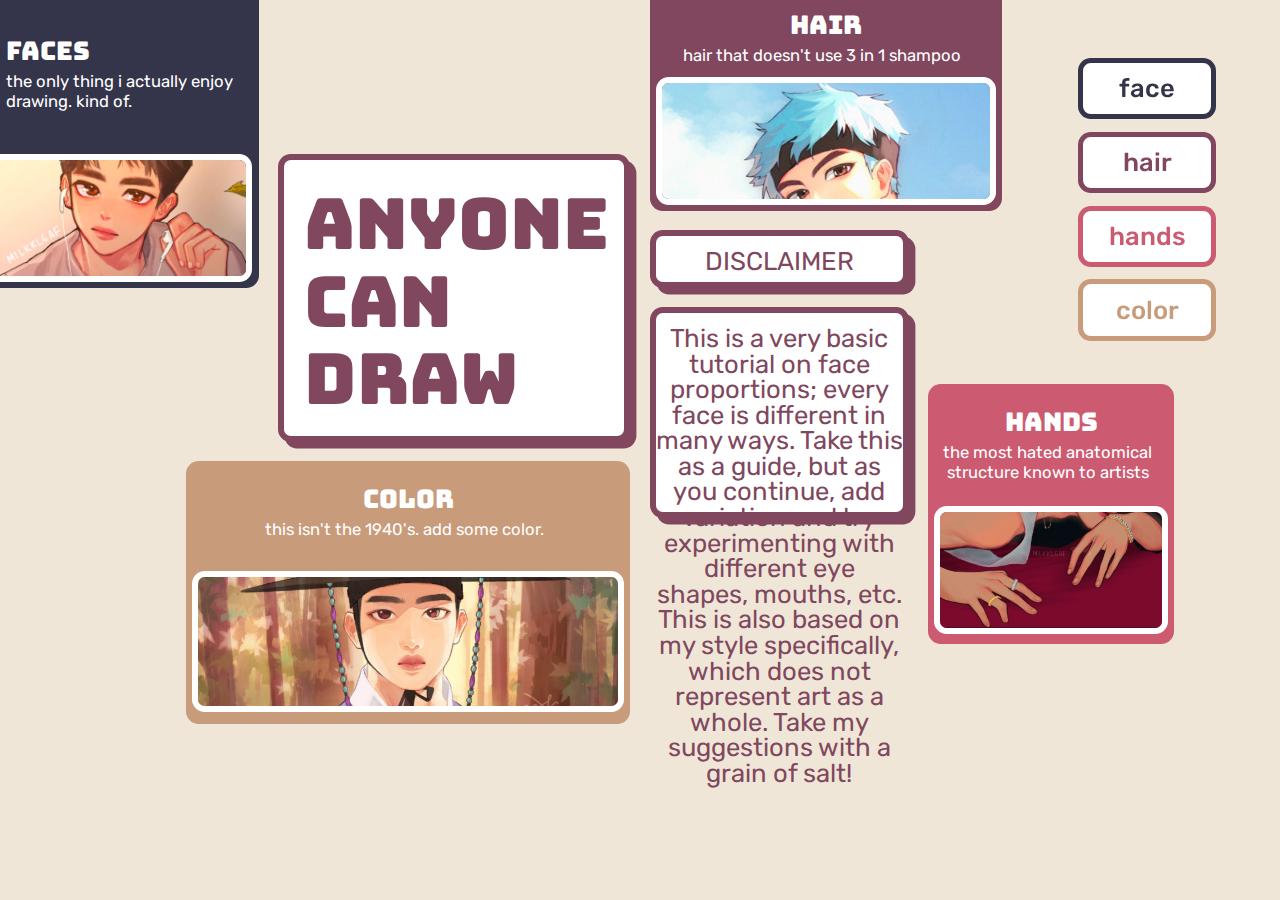
<file: index.html>
<!DOCTYPE html>
<html lang="en" dir="ltr">
  <head>
    <meta charset="utf-8">
    <title></title>
    <link rel="stylesheet" href="style.css">
    <link rel="preconnect" href="https://fonts.gstatic.com">
<link href="https://fonts.googleapis.com/css2?family=Bungee&family=Rubik:wght@400;500;600;700;800;900&display=swap" rel="stylesheet">
  </head>
  <body>
    <div class="menu">
      <a class="navbar" id="nav1" href="face.html">face</a>
      <a class="navbar" id="nav2" href="hair.html">hair</a>
      <a class="navbar" id="nav3" href="hands.html">hands</a>
      <a class="navbar" id="nav4" href="color.html">color</a>
    </div>

    <div id="grid-container">
      <div id="title">ANYONE CAN DRAW</div>
      <div id="discTitle">DISCLAIMER</div>
      <div id="disc">This is a very basic tutorial on face proportions; every face is different in many ways. Take this as a guide, but as you continue, add variation and try experimenting with different eye shapes, mouths, etc. This is also based on my style specifically, which does not represent art as a whole. Take my suggestions with a grain of salt!</div>

      <a id="faceli" href="face.html">
        <h1>faces</h1>
          <h2>the only thing i actually enjoy drawing. kind of.</h2>
          <img id="faceCover" src="facecoverimg.png">
      </a>
      <a id="hairli" href="hair.html">
        <h1>hair</h1>
          <h2>hair that doesn't use 3 in 1 shampoo</h2>
          <img id="hairCover" src="haircoverimg.png">
      </a>
      <a id="colorli" href="color.html">
        <h1>color</h1>
          <h2>this isn't the 1940's. add some color.</h2>
          <img id="colorCover" src="colorcoverimg.png">
      </a>
      <a id="handsli" href="hands.html">
        <h1>hands</h1>
          <h2>the most hated anatomical structure known to artists</h2>
          <img id="handsCover" src="handscoverimg.png">
      </a>

    </div>

    
  </body>
</html>
</file>
<file: style.css>
body{
  margin: 0;
  padding: 0;
  background-color: #f0e6d8ff;
  height: 100vh;
  width: 100vw;
  overflow: hidden;
}
a{
  text-decoration: none;
}
.menu {
  display: flex;
  flex-direction: column;
  justify-content: center;
  right: 5vw;
  top: 4vw;
  margin: 0;
  padding: 0;
  position: fixed;
}
.navbar{
  display: flex;
  align-items: center;
  justify-content: center;
  text-decoration: none;
  margin: .5vw 0 .5vw 0;

  background-color: white;
  border-radius: 1vw;
  border-style: solid;
  border-width: .4vw;
  font-family: 'Rubik', sans-serif;
  font-weight: 500;
  font-size: 2vw;
  width: 10vw;
  height: 4vw;
}
#nav1{
  border-color: #34344A;
  color: #34344A;
}
#nav2{
  border-color: #80475E;
  color: #80475E;
}
#nav3{
  border-color: #CC5A71;
  color: #CC5A71;
}
#nav4{
  border-color: #C89B7B;
  color: #C89B7B;
}

#nav1:hover{
  background-color: #34344A;
  color: white;
}
#nav2:hover{
  background-color: #80475E;
  color: white;
}
#nav3:hover{
  background-color: #CC5A71;
  color: white;
}
#nav4:hover{
  background-color: #C89B7B;
  color: white;
}



#grid-container{
  display: grid;
  grid-template-columns: repeat(14, 1fr);
  grid-template-rows: repeat(8, 4.5vw);
  grid-gap: 1.5vw;
}

#title{
  grid-area: 3/4/7/8;
  background-color: white;
  color: #80475E;
  padding: 1.5vw;
  padding-top: 2vw;
  border: #80475E;
  border-width: .5vw;
  border-radius: 1vw;
  border-style: solid;

  font-family: 'Bungee';
  font-size: 5.5vw;
  line-height: 1.1;

  box-shadow: .5vw .5vw 0 #80475E;
}
#discTitle{
  grid-area: 4/8/5/11;
  background-color: white;
  color: #80475E;
  text-align: center;
  padding-top: 1vw;
  border: #80475E;
  border-width: .5vw;
  border-radius: 1vw;
  border-style: solid;

  font-family: 'Rubik';
  font-size: 2vw;
  line-height: 1;

  box-shadow: .5vw .5vw 0 #80475E;
}
#disc{
  grid-area: 5/8/8/11;
  background-color: white;
  color: #80475E;
  text-align: center;
  padding-top: 1vw;
  border: #80475E;
  border-width: .5vw;
  border-radius: 1vw;
  border-style: solid;

  font-family: 'Rubik';
  font-size: 2vw;
  line-height: 1;

  box-shadow: .5vw .5vw 0 #80475E;
}
#faceli{
  grid-area: 1/1/5/4;
  background-color: #34344A;
  border: #34344A;
  border-width: .5vw;
  border-bottom-right-radius: 1vw;
  border-style: solid;
  padding-top: 2vw;
}
#hairli{
  grid-area: 1/8/4/12;
  background-color: #80475E;
  border: #80475E;
  border-width: .5vw;
  border-bottom-right-radius: 1vw;
  border-bottom-left-radius: 1vw;
  border-style: solid;
  text-align: center;
}
#handsli{
  grid-area: 6/11/10/14;
  background-color: #CC5A71;
  border: #CC5A71;
  border-width: .5vw;
  border-radius: 1vw;
  border-style: solid;
  padding-top: 1vw;
  margin-bottom: 6.2vw;
  margin-right: 1vw;
  text-align: center;
}
#colorli{
  grid-area: 7/3/10/8;
  background-color: #C89B7B;
  border: #C89B7B;
  border-width: .5vw;
  border-radius: 1vw;
  border-style: solid;
  padding-top: 1vw;
  text-align: center;
}

a h1{
  color: white;
  font-family: 'Bungee';
  font-size: 2vw;
  font-weight: normal;
  line-height: .2;
}
a h2{
  color: white;
  font-family: 'Rubik';
  font-weight: 400;
  font-size: 1.3vw;
  margin: .5vw .5vw .5vw 0;
}

a img{
  width: 100%;
  height: 10vw;
  object-fit: cover;
  box-sizing: border-box;
  border: white;
  border-style: solid;
  border-width: .5vw;
}
#faceCover{
  width: 21vw;
  border-bottom-right-radius: 1vw;
  border-top-right-radius: 1vw;
  margin-left: -1.8vw;
  margin-top: 2.9vw;
}
#hairCover{
  border-radius: 1vw;
  margin-top: .4vw;
}
#handsCover{
  border-radius: 1vw;
  margin-top: 1.4vw;
}
#colorCover{
  border-radius: 1vw;
  margin-top: 2vw;
  height: 11vw;
}
</file>
